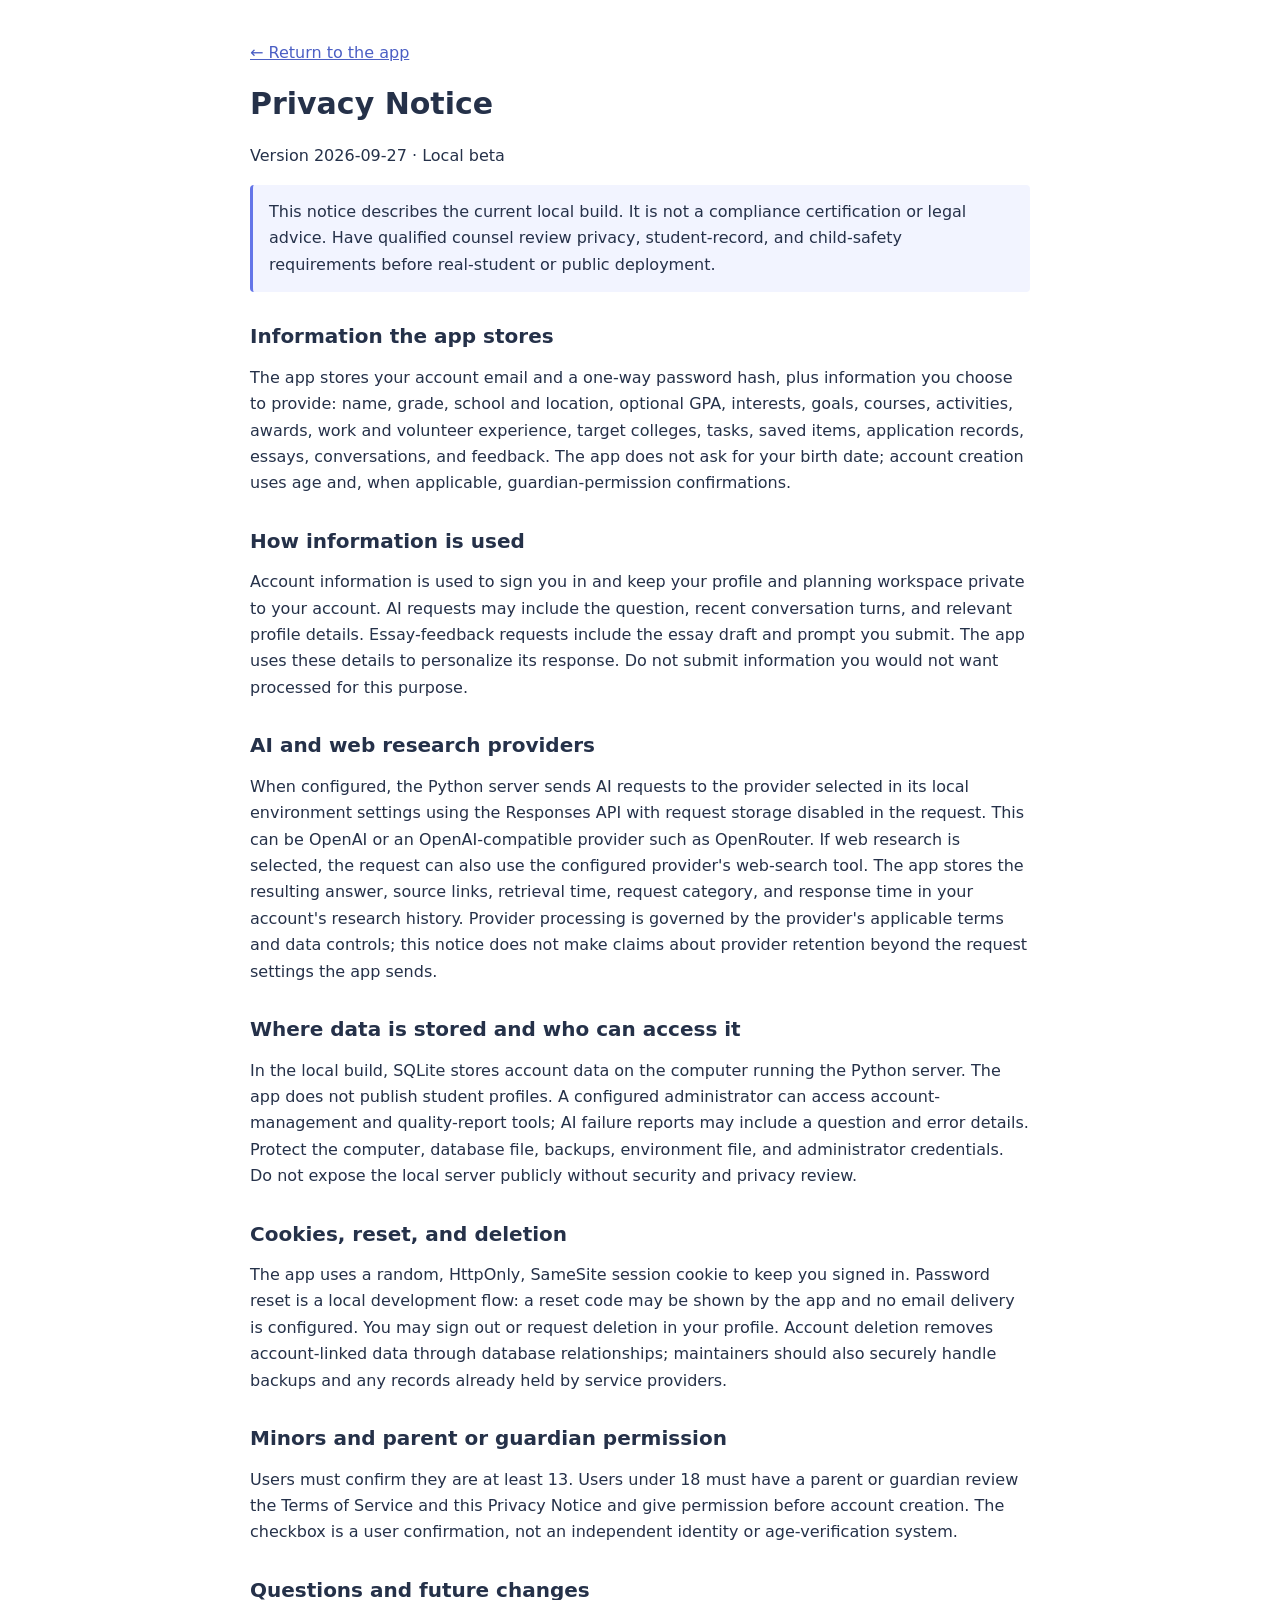
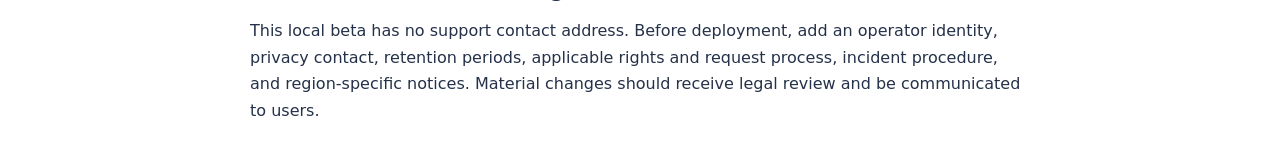
<file: AI Application (CODEX)/privacy.html>
<!doctype html>
<html lang="en"><head><meta charset="utf-8"><meta name="viewport" content="width=device-width,initial-scale=1"><title>Privacy Notice — Student planning workspace</title><style>body{font:16px/1.65 system-ui,sans-serif;max-width:780px;margin:40px auto;padding:0 20px;color:#253149}h1,h2{font-family:system-ui,sans-serif;line-height:1.2}h1{font-size:30px}h2{margin-top:32px;font-size:20px}.notice{padding:14px 16px;background:#f2f4ff;border-left:3px solid #6475e8;border-radius:4px}a{color:#4b5fc4}</style></head>
<body><p><a href="/">← Return to the app</a></p><h1>Privacy Notice</h1><p>Version 2026-09-27 · Local beta</p><p class="notice">This notice describes the current local build. It is not a compliance certification or legal advice. Have qualified counsel review privacy, student-record, and child-safety requirements before real-student or public deployment.</p>
<h2>Information the app stores</h2><p>The app stores your account email and a one-way password hash, plus information you choose to provide: name, grade, school and location, optional GPA, interests, goals, courses, activities, awards, work and volunteer experience, target colleges, tasks, saved items, application records, essays, conversations, and feedback. The app does not ask for your birth date; account creation uses age and, when applicable, guardian-permission confirmations.</p>
<h2>How information is used</h2><p>Account information is used to sign you in and keep your profile and planning workspace private to your account. AI requests may include the question, recent conversation turns, and relevant profile details. Essay-feedback requests include the essay draft and prompt you submit. The app uses these details to personalize its response. Do not submit information you would not want processed for this purpose.</p>
<h2>AI and web research providers</h2><p>When configured, the Python server sends AI requests to the provider selected in its local environment settings using the Responses API with request storage disabled in the request. This can be OpenAI or an OpenAI-compatible provider such as OpenRouter. If web research is selected, the request can also use the configured provider's web-search tool. The app stores the resulting answer, source links, retrieval time, request category, and response time in your account's research history. Provider processing is governed by the provider's applicable terms and data controls; this notice does not make claims about provider retention beyond the request settings the app sends.</p>
<h2>Where data is stored and who can access it</h2><p>In the local build, SQLite stores account data on the computer running the Python server. The app does not publish student profiles. A configured administrator can access account-management and quality-report tools; AI failure reports may include a question and error details. Protect the computer, database file, backups, environment file, and administrator credentials. Do not expose the local server publicly without security and privacy review.</p>
<h2>Cookies, reset, and deletion</h2><p>The app uses a random, HttpOnly, SameSite session cookie to keep you signed in. Password reset is a local development flow: a reset code may be shown by the app and no email delivery is configured. You may sign out or request deletion in your profile. Account deletion removes account-linked data through database relationships; maintainers should also securely handle backups and any records already held by service providers.</p>
<h2>Minors and parent or guardian permission</h2><p>Users must confirm they are at least 13. Users under 18 must have a parent or guardian review the Terms of Service and this Privacy Notice and give permission before account creation. The checkbox is a user confirmation, not an independent identity or age-verification system.</p>
<h2>Questions and future changes</h2><p>This local beta has no support contact address. Before deployment, add an operator identity, privacy contact, retention periods, applicable rights and request process, incident procedure, and region-specific notices. Material changes should receive legal review and be communicated to users.</p></body></html>
</file>
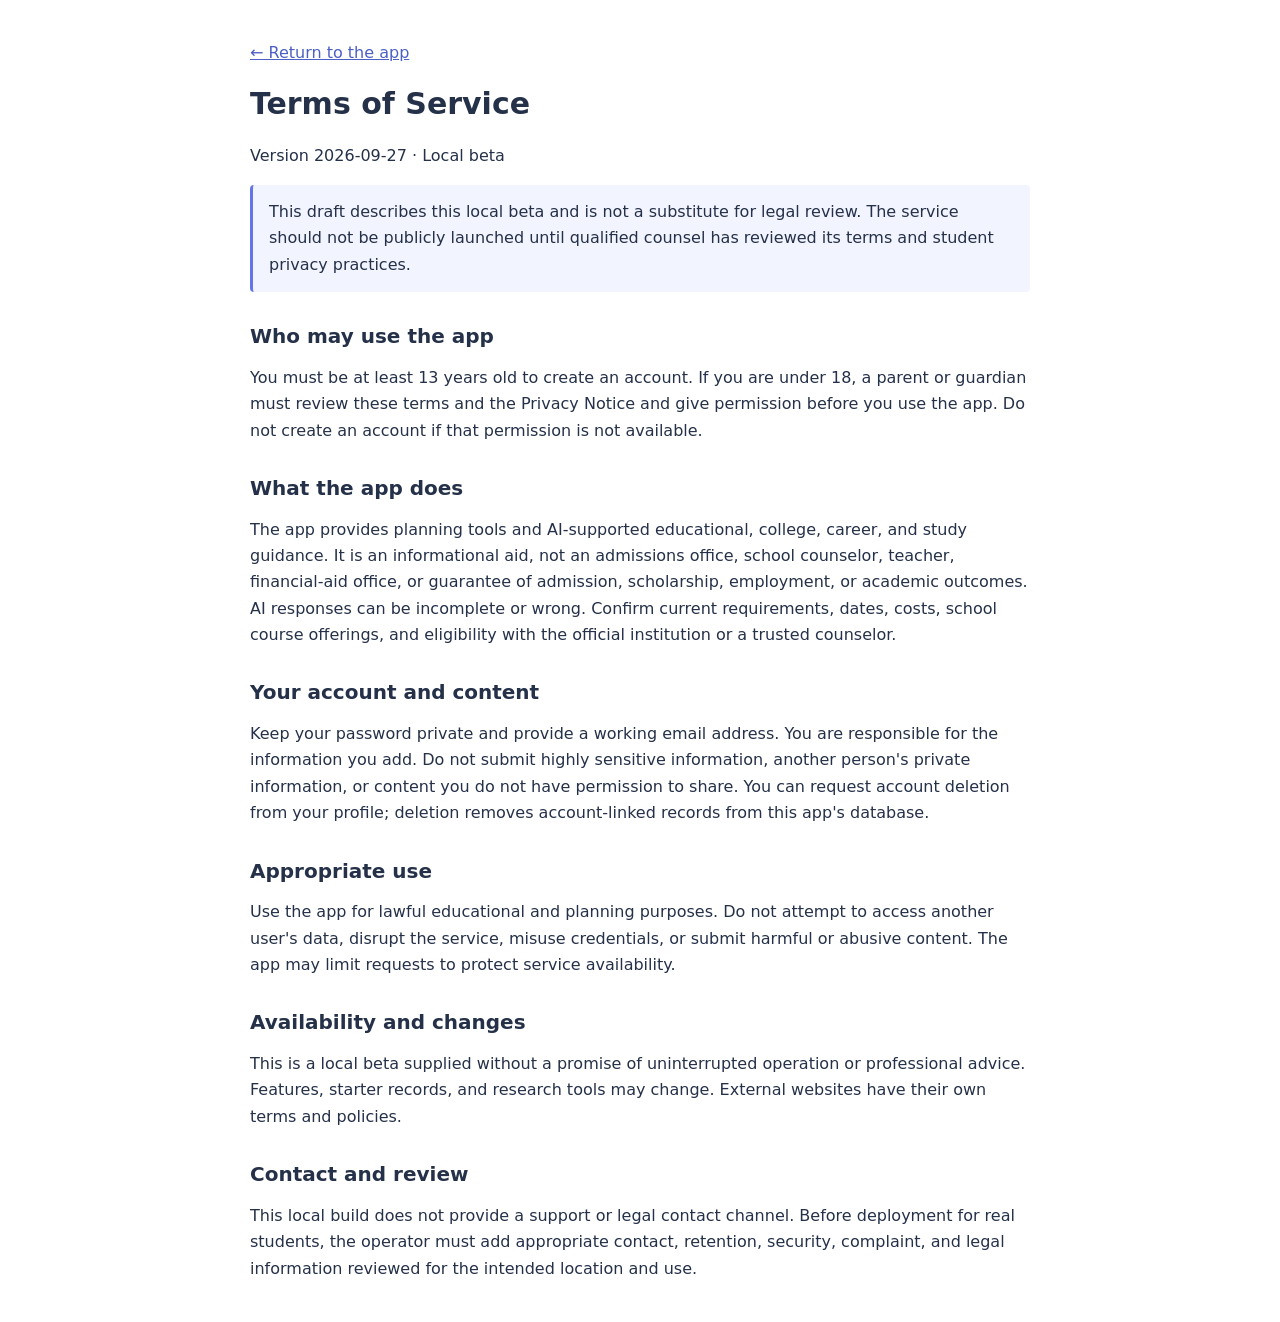
<file: AI Application (CODEX)/terms.html>
<!doctype html>
<html lang="en"><head><meta charset="utf-8"><meta name="viewport" content="width=device-width,initial-scale=1"><title>Terms of Service — Student planning workspace</title><style>body{font:16px/1.65 system-ui,sans-serif;max-width:780px;margin:40px auto;padding:0 20px;color:#253149}h1,h2{font-family:system-ui,sans-serif;line-height:1.2}h1{font-size:30px}h2{margin-top:32px;font-size:20px}.notice{padding:14px 16px;background:#f2f4ff;border-left:3px solid #6475e8;border-radius:4px}a{color:#4b5fc4}</style></head>
<body><p><a href="/">← Return to the app</a></p><h1>Terms of Service</h1><p>Version 2026-09-27 · Local beta</p><p class="notice">This draft describes this local beta and is not a substitute for legal review. The service should not be publicly launched until qualified counsel has reviewed its terms and student privacy practices.</p>
<h2>Who may use the app</h2><p>You must be at least 13 years old to create an account. If you are under 18, a parent or guardian must review these terms and the Privacy Notice and give permission before you use the app. Do not create an account if that permission is not available.</p>
<h2>What the app does</h2><p>The app provides planning tools and AI-supported educational, college, career, and study guidance. It is an informational aid, not an admissions office, school counselor, teacher, financial-aid office, or guarantee of admission, scholarship, employment, or academic outcomes. AI responses can be incomplete or wrong. Confirm current requirements, dates, costs, school course offerings, and eligibility with the official institution or a trusted counselor.</p>
<h2>Your account and content</h2><p>Keep your password private and provide a working email address. You are responsible for the information you add. Do not submit highly sensitive information, another person's private information, or content you do not have permission to share. You can request account deletion from your profile; deletion removes account-linked records from this app's database.</p>
<h2>Appropriate use</h2><p>Use the app for lawful educational and planning purposes. Do not attempt to access another user's data, disrupt the service, misuse credentials, or submit harmful or abusive content. The app may limit requests to protect service availability.</p>
<h2>Availability and changes</h2><p>This is a local beta supplied without a promise of uninterrupted operation or professional advice. Features, starter records, and research tools may change. External websites have their own terms and policies.</p>
<h2>Contact and review</h2><p>This local build does not provide a support or legal contact channel. Before deployment for real students, the operator must add appropriate contact, retention, security, complaint, and legal information reviewed for the intended location and use.</p></body></html>
</file>
